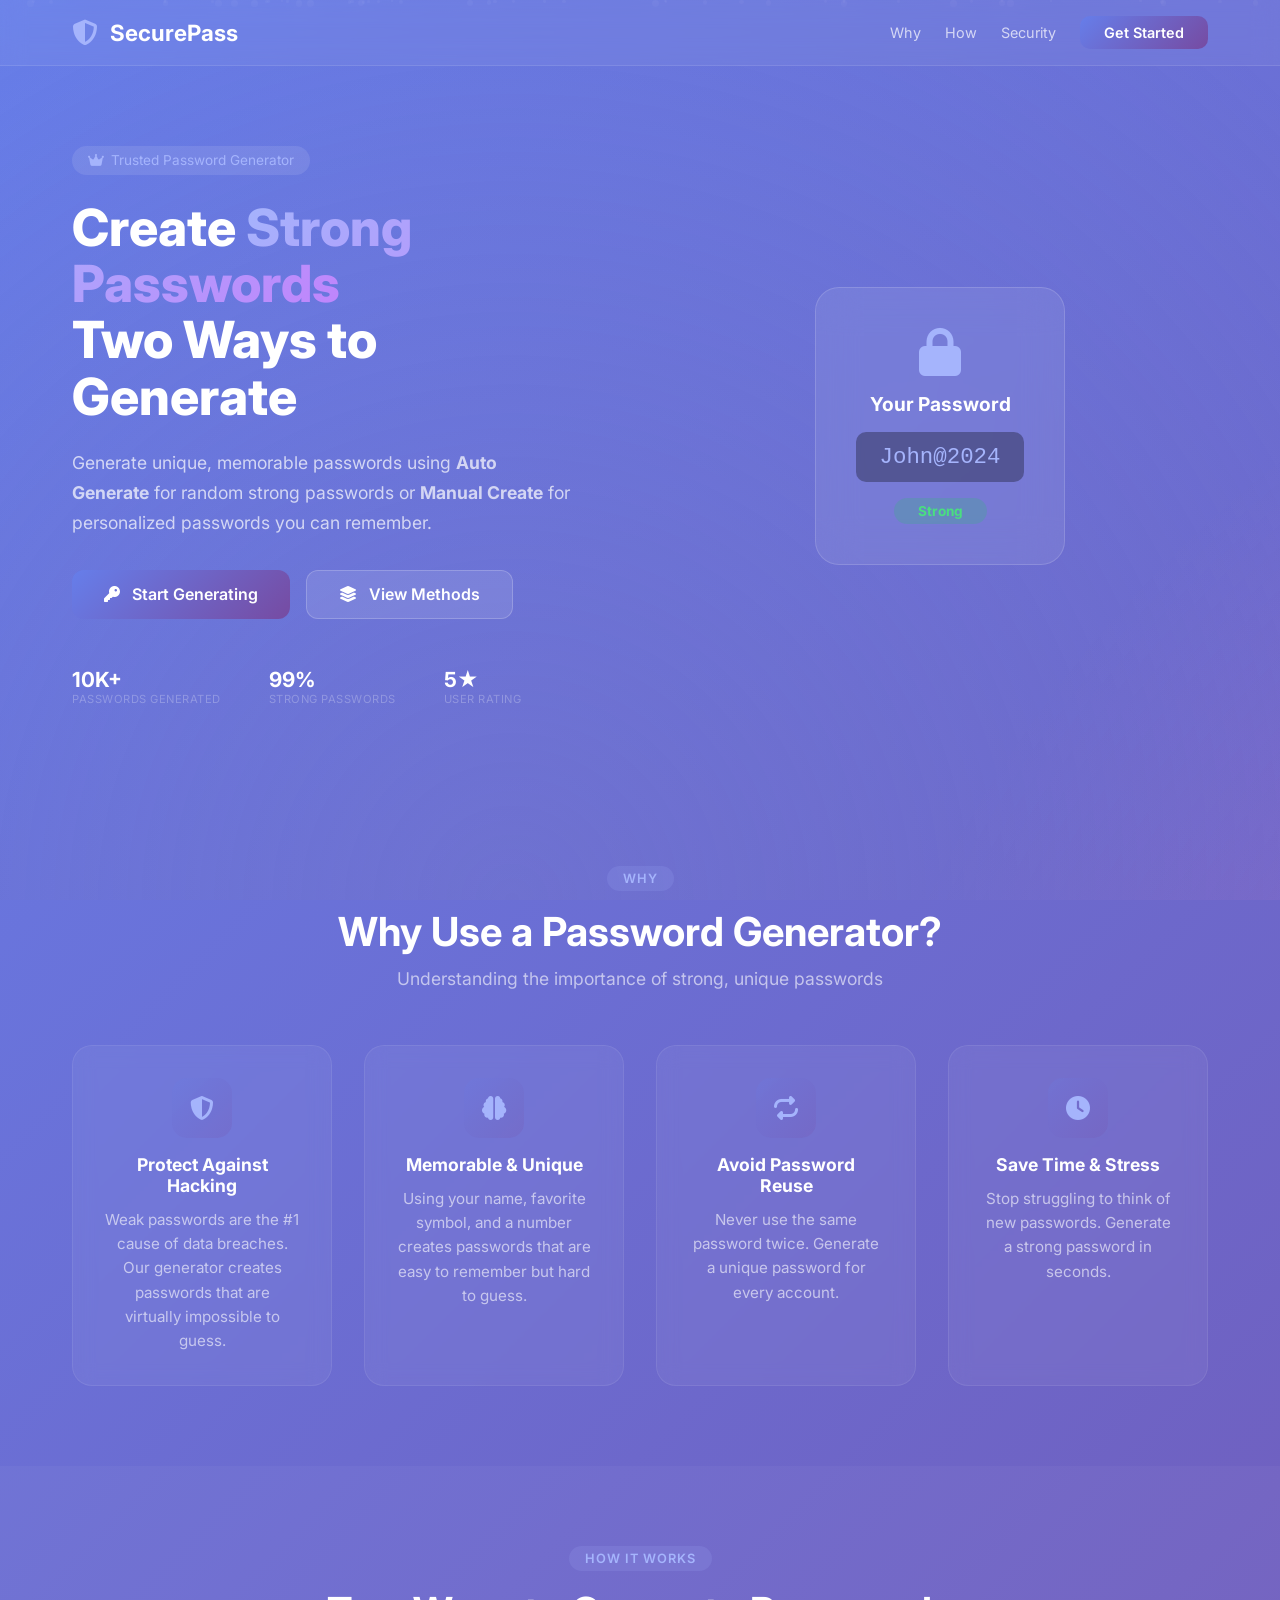
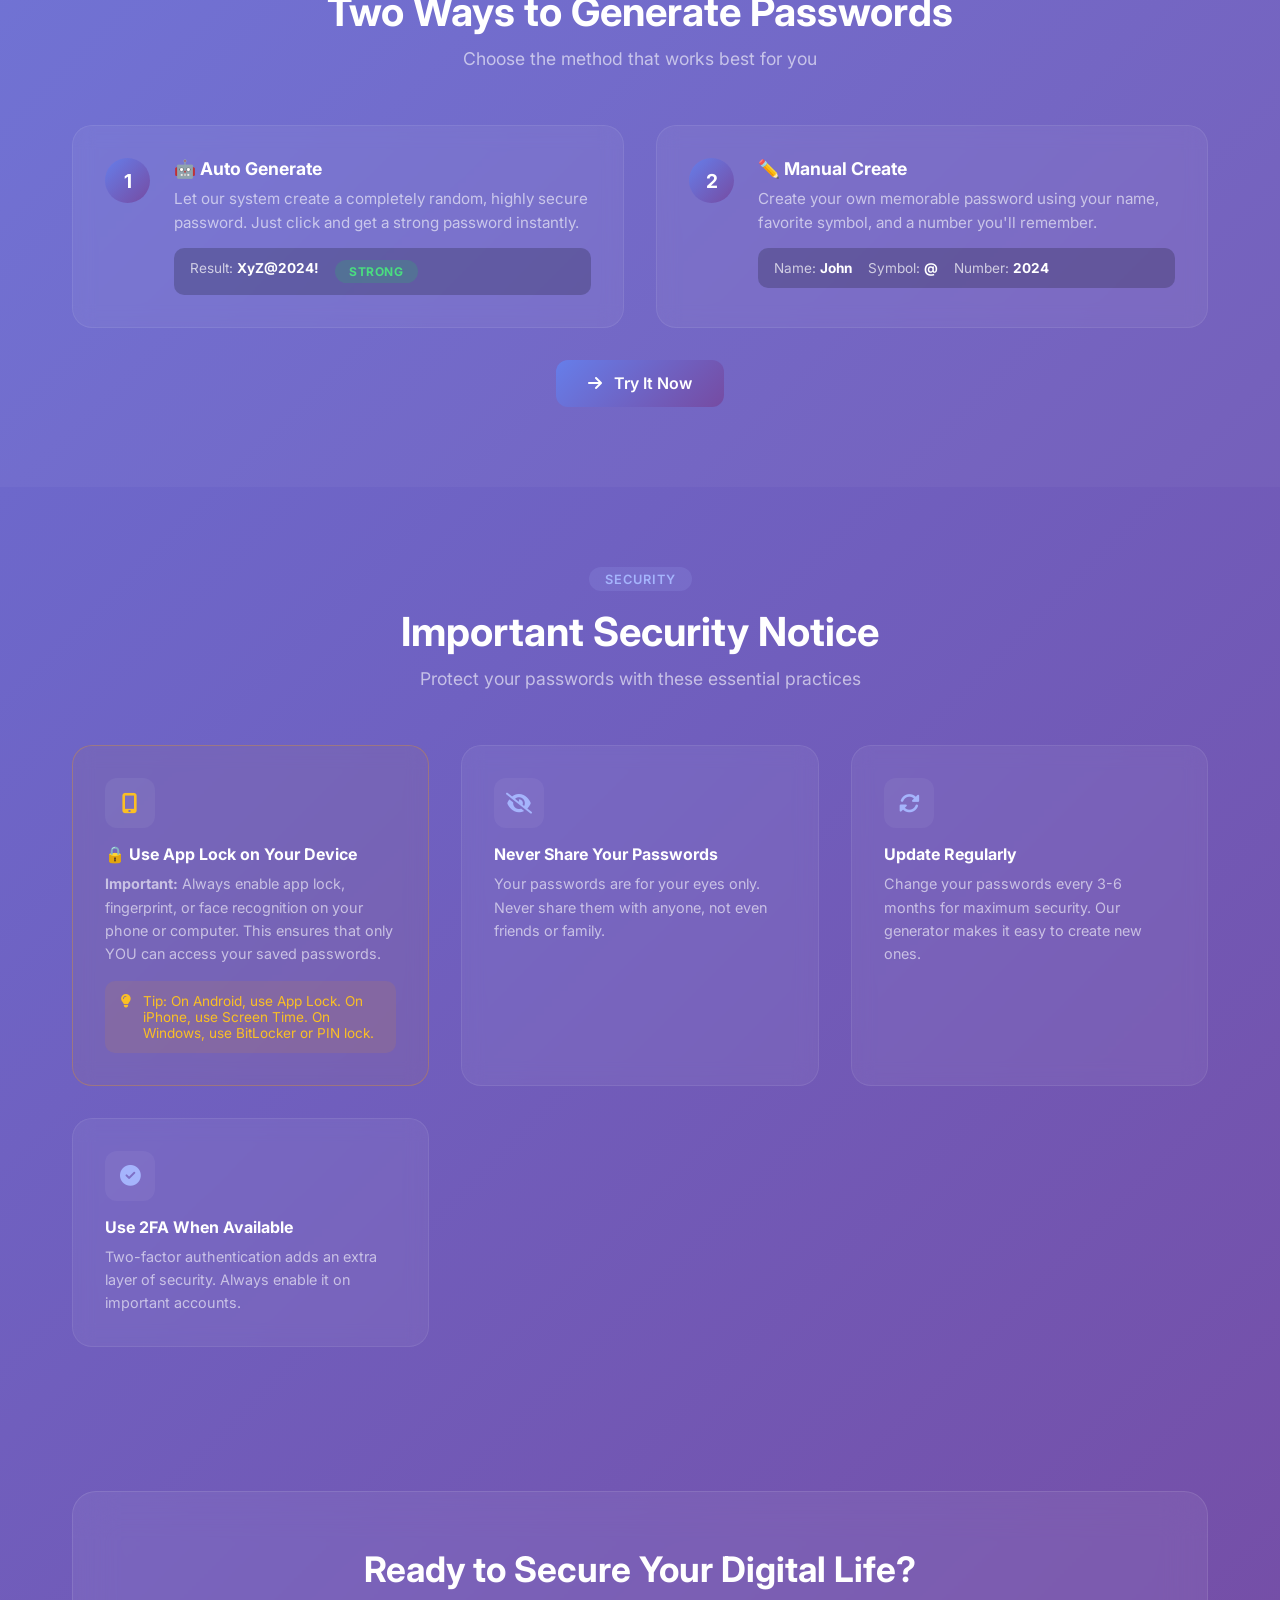
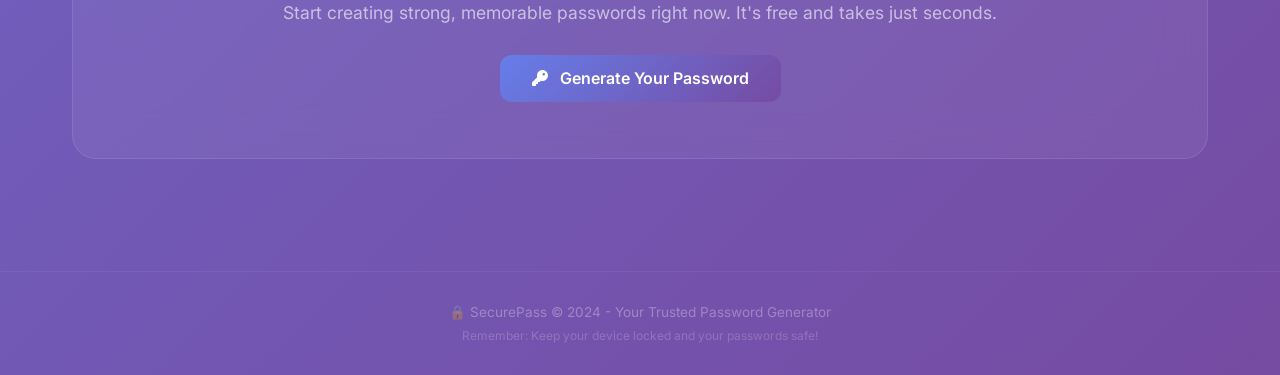
<file: templates/index.html>
<!DOCTYPE html>
<html lang="en">
<head>
    <meta charset="UTF-8">
    <meta name="viewport" content="width=device-width, initial-scale=1.0">
    <title>SecurePass - Smart Password Generator</title>
    <link href="https://fonts.googleapis.com/css2?family=Inter:wght@300;400;500;600;700;800&display=swap" rel="stylesheet">
    <link rel="stylesheet" href="https://cdnjs.cloudflare.com/ajax/libs/font-awesome/6.4.0/css/all.min.css">
    <link rel="manifest" href="/manifest.json">
    <meta name="theme-color" content="#667eea">
    <meta name="apple-mobile-web-app-capable" content="yes">
    <meta name="apple-mobile-web-app-status-bar-style" content="black-translucent">
    <meta name="apple-mobile-web-app-title" content="SecurePass">
    <link rel="apple-touch-icon" href="/static/icon-192.png">
    <link rel="stylesheet" href="/static/css/style.css">
</head>
<body>
    <div class="animated-bg">
        <div class="bg-gradient"></div>
        <div class="floating-particles" id="particles"></div>
    </div>

    <nav class="navbar">
        <div class="nav-container">
            <div class="nav-logo">
                <i class="fas fa-shield-alt"></i>
                <span>SecurePass</span>
            </div>
            <div class="nav-links">
                <a href="#why">Why</a>
                <a href="#how">How</a>
                <a href="#security">Security</a>
                <a href="/generator" class="btn-nav">Get Started</a>
            </div>
        </div>
    </nav>

    <!-- PWA Install Button -->
    <div id="installContainer" style="display: none; position: fixed; bottom: 20px; left: 50%; transform: translateX(-50%); z-index: 1000; width: 90%; max-width: 400px;">
        <button id="installBtn" style="width: 100%; padding: 1rem; background: linear-gradient(135deg, #667eea, #764ba2); border: none; border-radius: 16px; color: white; font-size: 1rem; font-weight: 600; cursor: pointer; box-shadow: 0 10px 40px rgba(0,0,0,0.3); display: flex; align-items: center; justify-content: center; gap: 0.75rem;">
            <i class="fas fa-download"></i> Install App
        </button>
    </div>

    <section class="hero-section">
        <div class="container">
            <div class="hero-content">
                <div class="hero-badge"><i class="fas fa-crown"></i> Trusted Password Generator</div>
                <h1 class="hero-title">Create <span class="highlight">Strong Passwords</span><br>Two Ways to Generate</h1>
                <p class="hero-description">Generate unique, memorable passwords using <strong>Auto Generate</strong> for random strong passwords or <strong>Manual Create</strong> for personalized passwords you can remember.</p>
                <div class="hero-buttons">
                    <a href="/generator" class="btn-primary-hero"><i class="fas fa-key"></i> Start Generating</a>
                    <a href="#how" class="btn-secondary-hero"><i class="fas fa-layer-group"></i> View Methods</a>
                </div>
                <div class="hero-stats">
                    <div class="stat"><span class="stat-number">10K+</span><span class="stat-label">Passwords Generated</span></div>
                    <div class="stat"><span class="stat-number">99%</span><span class="stat-label">Strong Passwords</span></div>
                    <div class="stat"><span class="stat-number">5★</span><span class="stat-label">User Rating</span></div>
                </div>
            </div>
            <div class="hero-image">
                <div class="floating-card">
                    <i class="fas fa-lock"></i>
                    <h3>Your Password</h3>
                    <div class="demo-password">John@2024</div>
                    <div class="demo-strength strong">Strong</div>
                </div>
            </div>
        </div>
    </section>

    <section id="why" class="section">
        <div class="container">
            <div class="section-header">
                <span class="section-tag">Why</span>
                <h2>Why Use a Password Generator?</h2>
                <p class="section-subtitle">Understanding the importance of strong, unique passwords</p>
            </div>
            <div class="why-grid">
                <div class="why-card">
                    <div class="why-icon"><i class="fas fa-shield-halved"></i></div>
                    <h3>Protect Against Hacking</h3>
                    <p>Weak passwords are the #1 cause of data breaches. Our generator creates passwords that are virtually impossible to guess.</p>
                </div>
                <div class="why-card">
                    <div class="why-icon"><i class="fas fa-brain"></i></div>
                    <h3>Memorable & Unique</h3>
                    <p>Using your name, favorite symbol, and a number creates passwords that are easy to remember but hard to guess.</p>
                </div>
                <div class="why-card">
                    <div class="why-icon"><i class="fas fa-repeat"></i></div>
                    <h3>Avoid Password Reuse</h3>
                    <p>Never use the same password twice. Generate a unique password for every account.</p>
                </div>
                <div class="why-card">
                    <div class="why-icon"><i class="fas fa-clock"></i></div>
                    <h3>Save Time & Stress</h3>
                    <p>Stop struggling to think of new passwords. Generate a strong password in seconds.</p>
                </div>
            </div>
        </div>
    </section>

    <section id="how" class="section section-alt">
        <div class="container">
            <div class="section-header">
                <span class="section-tag">How It Works</span>
                <h2>Two Ways to Generate Passwords</h2>
                <p class="section-subtitle">Choose the method that works best for you</p>
            </div>
            <div class="how-grid">
                <div class="how-card">
                    <div class="step-number">1</div>
                    <div class="how-content">
                        <h3>🤖 Auto Generate</h3>
                        <p>Let our system create a completely random, highly secure password. Just click and get a strong password instantly.</p>
                        <div class="example">
                            <span>Result: <strong>XyZ@2024!</strong></span>
                            <span class="strength-badge strong">Strong</span>
                        </div>
                    </div>
                </div>
                <div class="how-card">
                    <div class="step-number">2</div>
                    <div class="how-content">
                        <h3>✏️ Manual Create</h3>
                        <p>Create your own memorable password using your name, favorite symbol, and a number you'll remember.</p>
                        <div class="example">
                            <span>Name: <strong>John</strong></span>
                            <span>Symbol: <strong>@</strong></span>
                            <span>Number: <strong>2024</strong></span>
                        </div>
                    </div>
                </div>
            </div>
            <div style="text-align: center; margin-top: 2rem;">
                <a href="/generator" class="btn-primary-hero"><i class="fas fa-arrow-right"></i> Try It Now</a>
            </div>
        </div>
    </section>

    <section id="security" class="section">
        <div class="container">
            <div class="section-header">
                <span class="section-tag">Security</span>
                <h2>Important Security Notice</h2>
                <p class="section-subtitle">Protect your passwords with these essential practices</p>
            </div>
            <div class="security-grid">
                <div class="security-card warning">
                    <div class="security-icon"><i class="fas fa-mobile-screen-button"></i></div>
                    <h3>🔒 Use App Lock on Your Device</h3>
                    <p><strong>Important:</strong> Always enable app lock, fingerprint, or face recognition on your phone or computer. This ensures that only YOU can access your saved passwords.</p>
                    <div class="security-tip">
                        <i class="fas fa-lightbulb"></i>
                        <span>Tip: On Android, use App Lock. On iPhone, use Screen Time. On Windows, use BitLocker or PIN lock.</span>
                    </div>
                </div>
                <div class="security-card">
                    <div class="security-icon"><i class="fas fa-eye-slash"></i></div>
                    <h3>Never Share Your Passwords</h3>
                    <p>Your passwords are for your eyes only. Never share them with anyone, not even friends or family.</p>
                </div>
                <div class="security-card">
                    <div class="security-icon"><i class="fas fa-sync-alt"></i></div>
                    <h3>Update Regularly</h3>
                    <p>Change your passwords every 3-6 months for maximum security. Our generator makes it easy to create new ones.</p>
                </div>
                <div class="security-card">
                    <div class="security-icon"><i class="fas fa-check-circle"></i></div>
                    <h3>Use 2FA When Available</h3>
                    <p>Two-factor authentication adds an extra layer of security. Always enable it on important accounts.</p>
                </div>
            </div>
        </div>
    </section>

    <section class="cta-section">
        <div class="container">
            <div class="cta-card">
                <h2>Ready to Secure Your Digital Life?</h2>
                <p>Start creating strong, memorable passwords right now. It's free and takes just seconds.</p>
                <a href="/generator" class="btn-primary-hero"><i class="fas fa-key"></i> Generate Your Password</a>
            </div>
        </div>
    </section>

    <footer class="footer">
        <div class="container">
            <p>🔒 SecurePass &copy; 2024 - Your Trusted Password Generator</p>
            <p class="footer-note">Remember: Keep your device locked and your passwords safe!</p>
        </div>
    </footer>

    <script>
        // PWA Install Prompt
        let deferredPrompt;
        window.addEventListener('beforeinstallprompt', (e) => {
            e.preventDefault();
            deferredPrompt = e;
            document.getElementById('installContainer').style.display = 'block';
        });

        document.getElementById('installBtn')?.addEventListener('click', async () => {
            if (deferredPrompt) {
                deferredPrompt.prompt();
                const result = await deferredPrompt.userChoice;
                if (result.outcome === 'accepted') {
                    console.log('App installed');
                    document.getElementById('installContainer').style.display = 'none';
                }
                deferredPrompt = null;
            }
        });

        if ('serviceWorker' in navigator) {
            navigator.serviceWorker.register('/sw.js')
                .then(reg => console.log('Service Worker registered'))
                .catch(err => console.log('Service Worker error:', err));
        }

        function createParticles() {
            const container = document.getElementById('particles');
            if (!container) return;
            for (let i = 0; i < 50; i++) {
                const particle = document.createElement('div');
                particle.className = 'particle';
                const size = Math.random() * 5 + 2;
                particle.style.width = size + 'px';
                particle.style.height = size + 'px';
                particle.style.left = Math.random() * 100 + '%';
                particle.style.animationDelay = Math.random() * 20 + 's';
                particle.style.animationDuration = Math.random() * 20 + 10 + 's';
                container.appendChild(particle);
            }
        }
        createParticles();

        document.querySelectorAll('a[href^="#"]').forEach(anchor => {
            anchor.addEventListener('click', function (e) {
                e.preventDefault();
                const target = document.querySelector(this.getAttribute('href'));
                if (target) target.scrollIntoView({ behavior: 'smooth', block: 'start' });
            });
        });
    </script>
</body>
</html>
</file>
<file: static/css/style.css>
/* ===== RESET & BASE ===== */
* { margin: 0; padding: 0; box-sizing: border-box; }
body { font-family: 'Inter', sans-serif; background: linear-gradient(135deg, #667eea 0%, #764ba2 100%); min-height: 100vh; overflow-x: hidden; }

/* ===== ANIMATED BACKGROUND ===== */
.animated-bg { position: fixed; top: 0; left: 0; width: 100%; height: 100%; z-index: 0; overflow: hidden; }
.bg-gradient { position: absolute; width: 200%; height: 200%; background: radial-gradient(circle at 20% 50%, rgba(120,119,198,0.3), transparent 50%), radial-gradient(circle at 80% 80%, rgba(255,119,198,0.3), transparent 50%); animation: gradientShift 15s ease infinite; }
@keyframes gradientShift { 0%,100% { transform: translate(-10%,-10%) rotate(0deg); } 50% { transform: translate(10%,10%) rotate(180deg); } }
.floating-particles { position: absolute; width: 100%; height: 100%; }
.particle { position: absolute; background: rgba(255,255,255,0.08); border-radius: 50%; animation: float 20s infinite linear; }
@keyframes float { from { transform: translateY(100vh) rotate(0deg); } to { transform: translateY(-100vh) rotate(360deg); } }

/* ===== NAVBAR ===== */
.navbar { position: relative; z-index: 10; padding: 1rem 0; background: rgba(255,255,255,0.05); backdrop-filter: blur(12px); border-bottom: 1px solid rgba(255,255,255,0.1); }
.nav-container { max-width: 1200px; margin: 0 auto; padding: 0 2rem; display: flex; justify-content: space-between; align-items: center; flex-wrap: wrap; gap: 1rem; }
.nav-logo { display: flex; align-items: center; gap: 0.75rem; color: white; font-size: 1.4rem; font-weight: 700; }
.nav-logo i { font-size: 1.6rem; color: #a5b4fc; }
.nav-links { display: flex; align-items: center; gap: 1.5rem; flex-wrap: wrap; }
.nav-links a { color: rgba(255,255,255,0.7); text-decoration: none; font-size: 0.9rem; transition: color 0.3s ease; }
.nav-links a:hover { color: white; }
.btn-nav { background: linear-gradient(135deg, #667eea, #764ba2); padding: 0.5rem 1.5rem; border-radius: 10px; color: white !important; font-weight: 600; transition: transform 0.3s ease, box-shadow 0.3s ease; }
.btn-nav:hover { transform: translateY(-2px); box-shadow: 0 8px 25px rgba(102,126,234,0.4); }

.container { position: relative; z-index: 1; max-width: 1200px; margin: 0 auto; padding: 0 2rem; }

/* ===== HERO SECTION ===== */
.hero-section { padding: 4rem 0; min-height: 80vh; display: flex; align-items: center; }
.hero-section .container { display: grid; grid-template-columns: 1fr 1fr; gap: 4rem; align-items: center; }
.hero-badge { display: inline-flex; align-items: center; gap: 0.5rem; background: rgba(255,255,255,0.1); padding: 0.4rem 1rem; border-radius: 50px; color: #a5b4fc; font-size: 0.85rem; margin-bottom: 1.5rem; }
.hero-title { font-size: 3.2rem; font-weight: 800; color: white; line-height: 1.1; margin-bottom: 1.5rem; }
.hero-title .highlight { background: linear-gradient(135deg, #a5b4fc, #c084fc); -webkit-background-clip: text; -webkit-text-fill-color: transparent; }
.hero-description { color: rgba(255,255,255,0.7); font-size: 1.1rem; line-height: 1.7; margin-bottom: 2rem; max-width: 500px; }
.hero-buttons { display: flex; gap: 1rem; flex-wrap: wrap; margin-bottom: 3rem; }
.btn-primary-hero { display: inline-flex; align-items: center; gap: 0.75rem; background: linear-gradient(135deg, #667eea, #764ba2); padding: 0.85rem 2rem; border-radius: 12px; color: white; text-decoration: none; font-weight: 600; transition: all 0.3s ease; }
.btn-primary-hero:hover { transform: translateY(-3px); box-shadow: 0 12px 35px rgba(102,126,234,0.4); }
.btn-secondary-hero { display: inline-flex; align-items: center; gap: 0.75rem; background: rgba(255,255,255,0.1); padding: 0.85rem 2rem; border-radius: 12px; color: white; text-decoration: none; font-weight: 600; border: 1px solid rgba(255,255,255,0.2); transition: all 0.3s ease; }
.btn-secondary-hero:hover { background: rgba(255,255,255,0.2); }
.hero-stats { display: flex; gap: 3rem; }
.stat { display: flex; flex-direction: column; }
.stat-number { font-size: 1.8rem; font-weight: 700; color: white; }
.stat-label { font-size: 0.8rem; color: rgba(255,255,255,0.5); }
.hero-image { display: flex; justify-content: center; align-items: center; }
.floating-card { background: rgba(255,255,255,0.08); backdrop-filter: blur(20px); border-radius: 24px; padding: 2.5rem; text-align: center; border: 1px solid rgba(255,255,255,0.15); animation: floatCard 3s ease-in-out infinite; }
@keyframes floatCard { 0%,100% { transform: translateY(0); } 50% { transform: translateY(-15px); } }
.floating-card i { font-size: 3rem; color: #a5b4fc; margin-bottom: 1rem; }
.floating-card h3 { color: white; font-size: 1.2rem; margin-bottom: 1rem; }
.demo-password { font-family: 'Courier New', monospace; font-size: 1.4rem; color: #a5b4fc; background: rgba(0,0,0,0.3); padding: 0.75rem 1.5rem; border-radius: 10px; margin-bottom: 1rem; }
.demo-strength { display: inline-block; padding: 0.3rem 1.5rem; border-radius: 20px; font-weight: 700; font-size: 0.85rem; }
.demo-strength.strong { background: rgba(34,197,94,0.2); color: #4ade80; }

/* ===== SECTIONS ===== */
.section { padding: 5rem 0; }
.section-alt { background: rgba(255,255,255,0.03); }
.section-header { text-align: center; margin-bottom: 3.5rem; }
.section-tag { display: inline-block; background: rgba(165,180,252,0.15); color: #a5b4fc; padding: 0.3rem 1rem; border-radius: 50px; font-size: 0.8rem; font-weight: 600; margin-bottom: 1rem; text-transform: uppercase; letter-spacing: 1px; }
.section-header h2 { font-size: 2.5rem; font-weight: 700; color: white; margin-bottom: 0.75rem; }
.section-subtitle { color: rgba(255,255,255,0.6); font-size: 1.1rem; }

/* ===== WHY GRID ===== */
.why-grid { display: grid; grid-template-columns: repeat(auto-fit, minmax(250px, 1fr)); gap: 2rem; }
.why-card { background: rgba(255,255,255,0.05); backdrop-filter: blur(10px); border-radius: 20px; padding: 2rem; text-align: center; border: 1px solid rgba(255,255,255,0.08); transition: all 0.3s ease; }
.why-card:hover { transform: translateY(-5px); background: rgba(255,255,255,0.08); }
.why-icon { width: 60px; height: 60px; background: linear-gradient(135deg, rgba(102,126,234,0.2), rgba(118,75,162,0.2)); border-radius: 15px; display: flex; align-items: center; justify-content: center; margin: 0 auto 1rem; font-size: 1.5rem; color: #a5b4fc; }
.why-card h3 { color: white; font-size: 1.1rem; margin-bottom: 0.75rem; }
.why-card p { color: rgba(255,255,255,0.6); font-size: 0.95rem; line-height: 1.6; }

/* ===== HOW GRID ===== */
.how-grid { display: grid; grid-template-columns: repeat(auto-fit, minmax(300px, 1fr)); gap: 2rem; }
.how-card { background: rgba(255,255,255,0.05); backdrop-filter: blur(10px); border-radius: 20px; padding: 2rem; display: flex; align-items: flex-start; gap: 1.5rem; border: 1px solid rgba(255,255,255,0.08); transition: all 0.3s ease; }
.how-card:hover { transform: translateY(-5px); background: rgba(255,255,255,0.08); }
.step-number { width: 45px; height: 45px; background: linear-gradient(135deg, #667eea, #764ba2); border-radius: 50%; display: flex; align-items: center; justify-content: center; color: white; font-weight: 700; font-size: 1.2rem; flex-shrink: 0; }
.how-content h3 { color: white; font-size: 1.1rem; margin-bottom: 0.5rem; }
.how-content p { color: rgba(255,255,255,0.6); font-size: 0.95rem; line-height: 1.6; margin-bottom: 0.75rem; }
.example { background: rgba(0,0,0,0.2); border-radius: 10px; padding: 0.75rem 1rem; display: flex; flex-wrap: wrap; gap: 1rem; font-size: 0.85rem; color: rgba(255,255,255,0.7); }
.example strong { color: white; }
.strength-badge { padding: 0.25rem 0.9rem; border-radius: 20px; font-size: 0.75rem; font-weight: 700; text-transform: uppercase; letter-spacing: 0.5px; }
.strength-badge.strong { background: rgba(34,197,94,0.2); color: #4ade80; }
.strength-badge.medium { background: rgba(245,158,11,0.2); color: #fbbf24; }
.strength-badge.weak { background: rgba(239,68,68,0.2); color: #fca5a5; }

/* ===== SECURITY GRID ===== */
.security-grid { display: grid; grid-template-columns: repeat(auto-fit, minmax(280px, 1fr)); gap: 2rem; }
.security-card { background: rgba(255,255,255,0.05); backdrop-filter: blur(10px); border-radius: 20px; padding: 2rem; border: 1px solid rgba(255,255,255,0.08); transition: all 0.3s ease; }
.security-card:hover { transform: translateY(-5px); background: rgba(255,255,255,0.08); }
.security-card.warning { border-color: rgba(245,158,11,0.3); background: rgba(245,158,11,0.05); }
.security-icon { width: 50px; height: 50px; background: rgba(255,255,255,0.05); border-radius: 12px; display: flex; align-items: center; justify-content: center; margin-bottom: 1rem; font-size: 1.3rem; color: #a5b4fc; }
.security-card.warning .security-icon { color: #fbbf24; }
.security-card h3 { color: white; font-size: 1rem; margin-bottom: 0.5rem; }
.security-card p { color: rgba(255,255,255,0.6); font-size: 0.9rem; line-height: 1.6; }
.security-tip { margin-top: 1rem; padding: 0.75rem 1rem; background: rgba(245,158,11,0.1); border-radius: 10px; display: flex; align-items: flex-start; gap: 0.75rem; color: #fbbf24; font-size: 0.85rem; }
.security-tip i { margin-top: 0.15rem; }

/* ===== CTA ===== */
.cta-section { padding: 4rem 0; }
.cta-card { background: rgba(255,255,255,0.06); backdrop-filter: blur(20px); border-radius: 24px; padding: 3.5rem; text-align: center; border: 1px solid rgba(255,255,255,0.1); }
.cta-card h2 { color: white; font-size: 2.2rem; margin-bottom: 0.75rem; }
.cta-card p { color: rgba(255,255,255,0.6); font-size: 1.1rem; margin-bottom: 2rem; }

/* ===== GENERATOR PAGE ===== */
.generator-container { padding-top: 2rem; }
.security-banner { background: rgba(245,158,11,0.12); border: 1px solid rgba(245,158,11,0.2); border-radius: 14px; padding: 1rem 1.5rem; display: flex; align-items: center; gap: 1rem; color: #fbbf24; font-size: 0.9rem; margin-bottom: 2rem; }
.security-banner i { font-size: 1.3rem; }
.security-banner strong { color: white; }

.header { display: flex; justify-content: space-between; align-items: center; margin-bottom: 2rem; padding: 1.2rem 1.5rem; background: rgba(255,255,255,0.06); backdrop-filter: blur(20px); border-radius: 20px; border: 1px solid rgba(255,255,255,0.08); flex-wrap: wrap; gap: 1rem; }
.logo { display: flex; align-items: center; gap: 1rem; }
.logo-icon { width: 45px; height: 45px; background: linear-gradient(135deg, #667eea, #764ba2); border-radius: 12px; display: flex; align-items: center; justify-content: center; font-size: 1.3rem; color: white; }
.logo-text h1 { color: white; font-size: 1.4rem; font-weight: 700; }
.logo-text p { color: rgba(255,255,255,0.5); font-size: 0.8rem; }
.header-stats { display: flex; gap: 2rem; color: white; }
.stat-item { text-align: center; }
.stat-number { font-size: 1.3rem; font-weight: 700; }
.stat-label { font-size: 0.7rem; opacity: 0.5; text-transform: uppercase; letter-spacing: 0.5px; }

/* ===== METHOD SELECTOR ===== */
.method-selector { display: grid; grid-template-columns: 1fr 1fr; gap: 1rem; margin-bottom: 2rem; }
.method-btn { padding: 1rem; border: 2px solid rgba(255,255,255,0.15); border-radius: 14px; background: rgba(255,255,255,0.05); color: white; cursor: pointer; transition: all 0.3s ease; font-weight: 600; display: flex; align-items: center; justify-content: center; gap: 0.75rem; font-size: 1rem; }
.method-btn:hover { border-color: rgba(255,255,255,0.3); background: rgba(255,255,255,0.1); }
.method-btn.active { border-color: #667eea; background: rgba(102,126,234,0.15); box-shadow: 0 0 30px rgba(102,126,234,0.15); }
.method-btn i { font-size: 1.2rem; }

.method-panel { display: none; }
.method-panel.active { display: block; animation: slideUp 0.4s ease; }
@keyframes slideUp { from { opacity: 0; transform: translateY(15px); } to { opacity: 1; transform: translateY(0); } }

/* ===== GLASS CARDS ===== */
.grid-2 { display: grid; grid-template-columns: 1fr 1fr; gap: 2rem; margin-bottom: 2rem; }
.glass-card { background: rgba(255,255,255,0.06); backdrop-filter: blur(20px); border-radius: 24px; padding: 2rem; border: 1px solid rgba(255,255,255,0.1); transition: transform 0.3s ease, box-shadow 0.3s ease; }
.glass-card:hover { transform: translateY(-3px); box-shadow: 0 20px 60px rgba(0,0,0,0.2); }
.card-title { color: white; font-size: 1.2rem; font-weight: 700; margin-bottom: 0.3rem; }
.card-title i { margin-right: 0.75rem; color: #a5b4fc; }
.card-subtitle { color: rgba(255,255,255,0.5); font-size: 0.85rem; margin-bottom: 1.5rem; }

/* ===== FORM ELEMENTS ===== */
.form-group { margin-bottom: 1.25rem; }
.form-group label { display: block; color: rgba(255,255,255,0.7); margin-bottom: 0.4rem; font-size: 0.85rem; font-weight: 500; }
.form-group label i { margin-right: 0.5rem; color: #a5b4fc; }
.form-group input { width: 100%; padding: 0.8rem 1rem; background: rgba(255,255,255,0.06); border: 1px solid rgba(255,255,255,0.12); border-radius: 12px; color: white; font-size: 1rem; transition: all 0.3s ease; }
.form-group input:focus { outline: none; border-color: #667eea; background: rgba(255,255,255,0.1); box-shadow: 0 0 0 3px rgba(102,126,234,0.15); }
.form-group input::placeholder { color: rgba(255,255,255,0.25); }
.hint { display: block; color: rgba(255,255,255,0.3); font-size: 0.75rem; margin-top: 0.25rem; }

/* ===== BUTTONS ===== */
.btn { padding: 0.85rem 1.5rem; border: none; border-radius: 12px; font-weight: 600; font-size: 0.95rem; cursor: pointer; transition: all 0.3s ease; display: inline-flex; align-items: center; justify-content: center; gap: 0.6rem; width: 100%; }
.btn-primary { background: linear-gradient(135deg, #667eea, #764ba2); color: white; }
.btn-primary:hover { transform: translateY(-2px); box-shadow: 0 10px 30px rgba(102,126,234,0.35); }
.btn-success { background: linear-gradient(135deg, #22c55e, #16a34a); color: white; }
.btn-success:hover { transform: translateY(-2px); box-shadow: 0 10px 30px rgba(34,197,94,0.35); }
.btn-icon { background: rgba(255,255,255,0.08); border: none; padding: 0.5rem 0.7rem; border-radius: 8px; color: white; cursor: pointer; transition: all 0.3s ease; font-size: 1rem; }
.btn-icon:hover { background: rgba(255,255,255,0.18); transform: scale(1.05); }
.btn-sm { padding: 0.25rem 0.6rem; font-size: 0.7rem; border: none; border-radius: 6px; cursor: pointer; transition: all 0.3s ease; }
.btn-sm-copy { background: rgba(255,255,255,0.08); color: rgba(255,255,255,0.7); }
.btn-sm-copy:hover { background: rgba(255,255,255,0.18); color: white; }
.btn-sm-delete { background: rgba(239,68,68,0.15); color: #fca5a5; }
.btn-sm-delete:hover { background: rgba(239,68,68,0.3); }

/* ===== RESULT AREA ===== */
.result-area { margin-top: 1.5rem; padding: 1.25rem; background: rgba(0,0,0,0.25); border-radius: 16px; display: none; }
.result-area.show { display: block; animation: slideUp 0.4s ease; }
.password-display { display: flex; justify-content: space-between; align-items: center; gap: 1rem; padding: 0.75rem 1rem; background: rgba(0,0,0,0.2); border-radius: 10px; margin-bottom: 0.75rem; }
.password-display span { font-family: 'Courier New', monospace; font-size: 1.1rem; color: #a5b4fc; word-break: break-all; flex: 1; font-weight: 600; letter-spacing: 0.5px; }
.strength-meter { display: flex; align-items: center; gap: 1rem; }
.strength-label { color: rgba(255,255,255,0.5); font-size: 0.8rem; }

/* ===== PASSWORD LIST ===== */
.password-list { max-height: 400px; overflow-y: auto; }
.password-list::-webkit-scrollbar { width: 5px; }
.password-list::-webkit-scrollbar-track { background: rgba(255,255,255,0.03); border-radius: 10px; }
.password-list::-webkit-scrollbar-thumb { background: rgba(255,255,255,0.15); border-radius: 10px; }
.password-item { background: rgba(255,255,255,0.04); border-radius: 14px; padding: 1rem 1.2rem; margin-bottom: 0.7rem; transition: all 0.3s ease; }
.password-item:hover { background: rgba(255,255,255,0.08); }
.pwd-value { display: flex; justify-content: space-between; align-items: center; margin-bottom: 0.5rem; }
.pwd-value > span { font-family: 'Courier New', monospace; color: #a5b4fc; font-size: 0.9rem; font-weight: 600; word-break: break-all; margin-right: 0.5rem; }
.pwd-actions { display: flex; gap: 0.4rem; flex-shrink: 0; }
.pwd-meta { display: flex; gap: 1.2rem; flex-wrap: wrap; font-size: 0.75rem; color: rgba(255,255,255,0.4); }
.pwd-meta i { margin-right: 0.25rem; }
.method-badge { padding: 0.15rem 0.6rem; border-radius: 12px; font-size: 0.65rem; font-weight: 600; }
.method-badge.random { background: rgba(102,126,234,0.2); color: #a5b4fc; }
.method-badge.custom { background: rgba(34,197,94,0.2); color: #4ade80; }

/* ===== MESSAGE ===== */
.message { margin-top: 1rem; padding: 0.7rem 1rem; border-radius: 10px; text-align: center; font-size: 0.85rem; display: none; }
.message.show { display: block; animation: slideUp 0.3s ease; }
.message.success { background: rgba(34,197,94,0.12); color: #4ade80; border: 1px solid rgba(34,197,94,0.15); }
.message.error { background: rgba(239,68,68,0.12); color: #fca5a5; border: 1px solid rgba(239,68,68,0.15); }

.empty-state { text-align: center; padding: 2.5rem 1rem; color: rgba(255,255,255,0.3); }
.empty-state i { font-size: 2.5rem; margin-bottom: 0.75rem; opacity: 0.4; }
.empty-state p { margin-bottom: 0.2rem; font-size: 0.95rem; }
.empty-state .sub { font-size: 0.8rem; opacity: 0.6; }

.security-note { margin-top: 1.5rem; padding: 0.75rem 1rem; background: rgba(165,180,252,0.08); border-radius: 10px; display: flex; align-items: center; gap: 0.75rem; color: rgba(255,255,255,0.5); font-size: 0.8rem; }
.security-note i { color: #a5b4fc; font-size: 1rem; }
.history-card { margin-top: 0; }

/* ===== FOOTER ===== */
.footer { margin-top: 3rem; padding: 2rem 0; text-align: center; border-top: 1px solid rgba(255,255,255,0.05); }
.footer p { color: rgba(255,255,255,0.3); font-size: 0.85rem; }
.footer-note { margin-top: 0.5rem; font-size: 0.75rem !important; color: rgba(255,255,255,0.2) !important; }

/* ===== RESPONSIVE ===== */
@media (max-width: 968px) {
    .hero-section .container { grid-template-columns: 1fr; text-align: center; }
    .hero-description { margin-left: auto; margin-right: auto; }
    .hero-buttons { justify-content: center; }
    .hero-stats { justify-content: center; }
    .hero-title { font-size: 2.5rem; }
    .grid-2 { grid-template-columns: 1fr; gap: 1.5rem; }
    .method-selector { grid-template-columns: 1fr; }
    .header { flex-direction: column; text-align: center; }
    .header-stats { gap: 1.5rem; }
    .how-card { flex-direction: column; align-items: center; text-align: center; }
    .section-header h2 { font-size: 2rem; }
    .nav-links a:not(.btn-nav) { display: none; }
}
@media (max-width: 600px) {
    .container { padding: 0 1rem; }
    .glass-card { padding: 1.25rem; }
    .hero-title { font-size: 2rem; }
    .cta-card { padding: 2rem; }
    .security-banner { flex-direction: column; text-align: center; padding: 1rem; }
    .password-display { flex-wrap: wrap; }
    .password-display span { font-size: 0.85rem; }
    .pwd-value { flex-wrap: wrap; gap: 0.5rem; }
    .pwd-meta { gap: 0.8rem; font-size: 0.7rem; }
    .why-grid { grid-template-columns: 1fr; }
    .how-grid { grid-template-columns: 1fr; }
    .security-grid { grid-template-columns: 1fr; }
}
</file>
